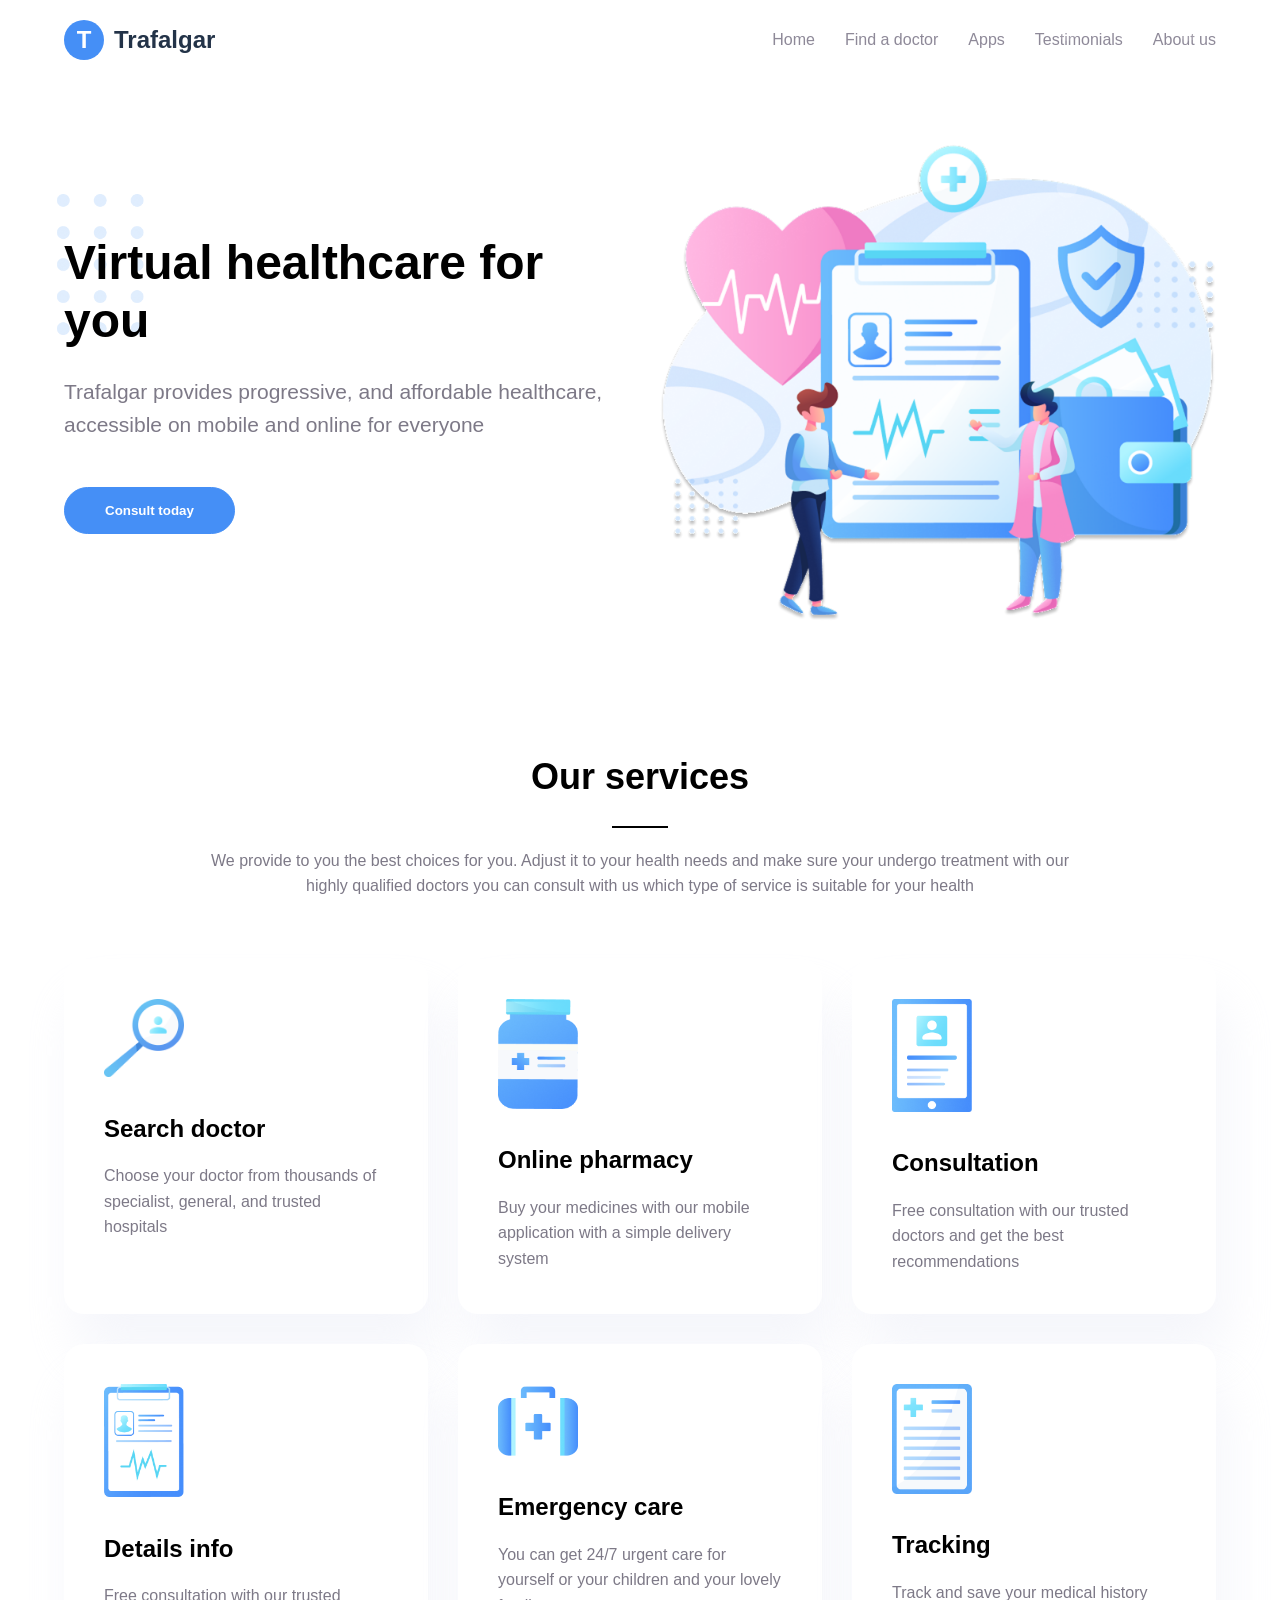
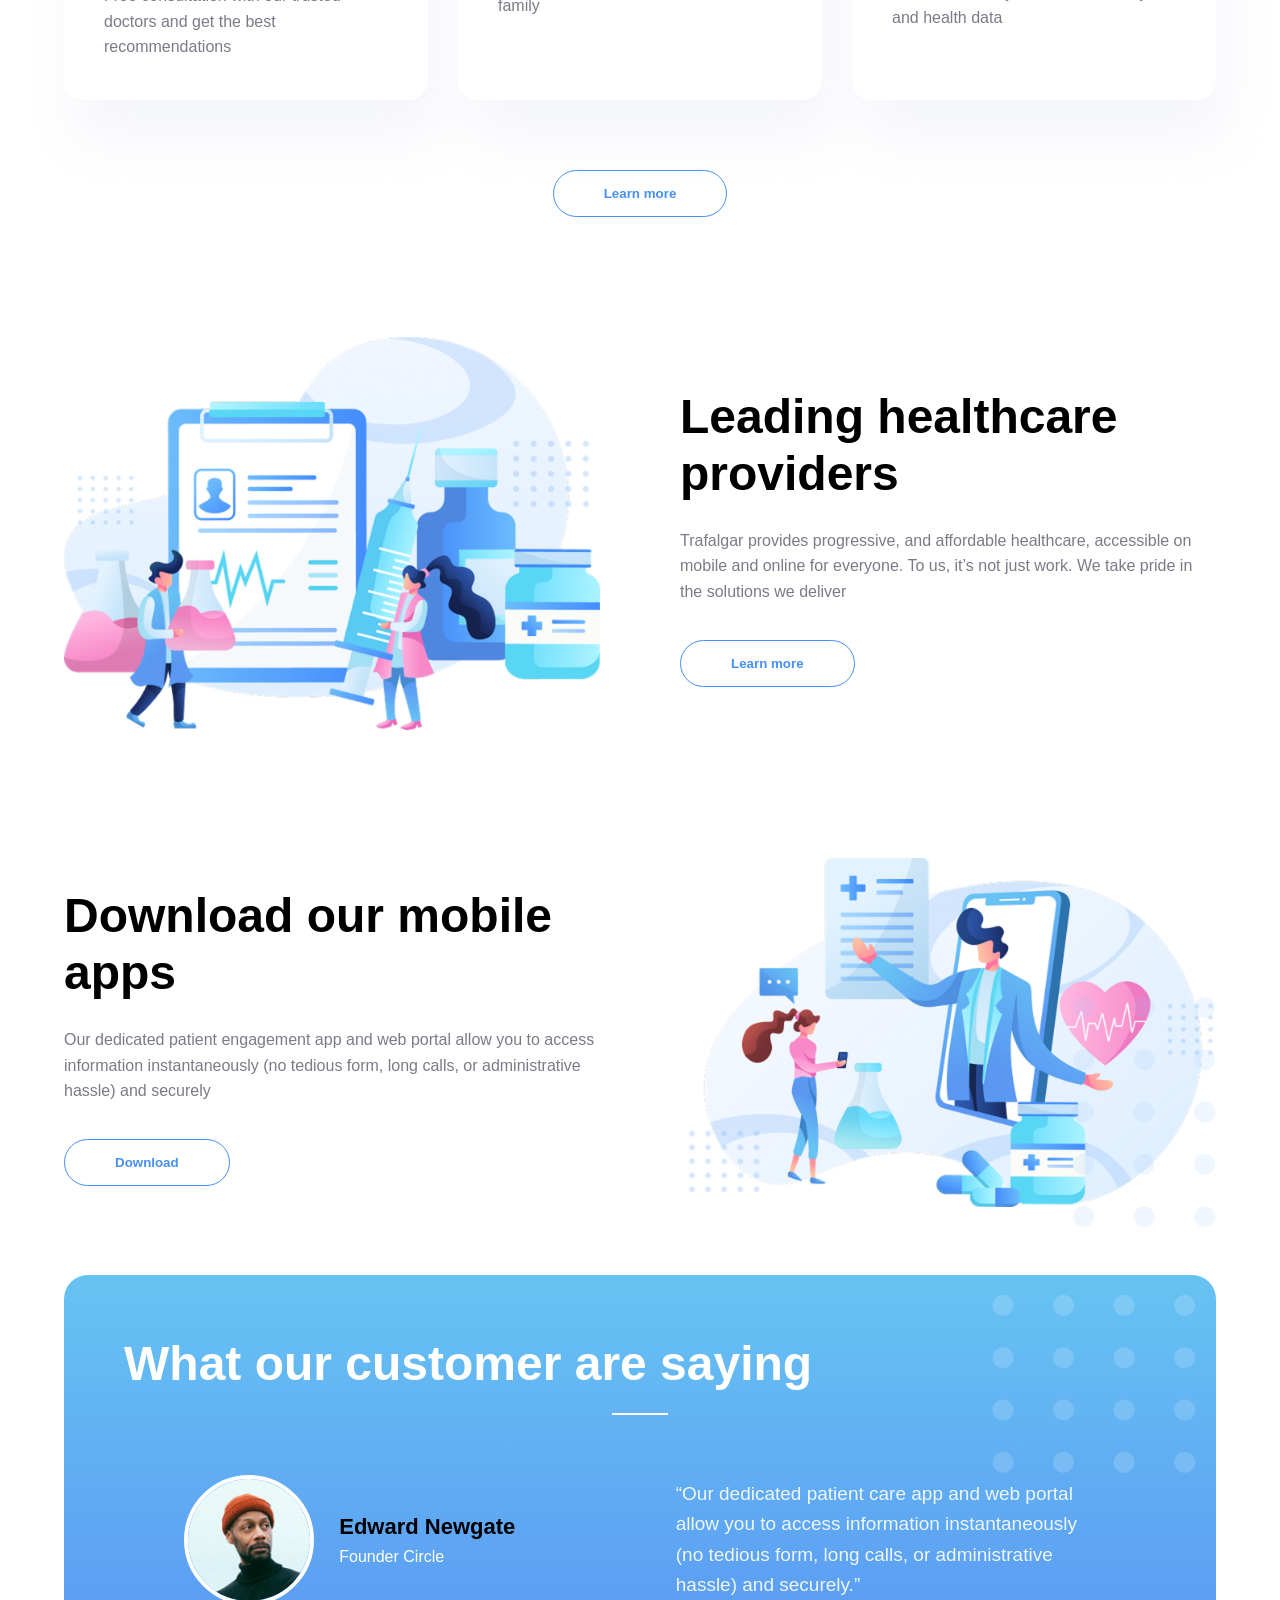
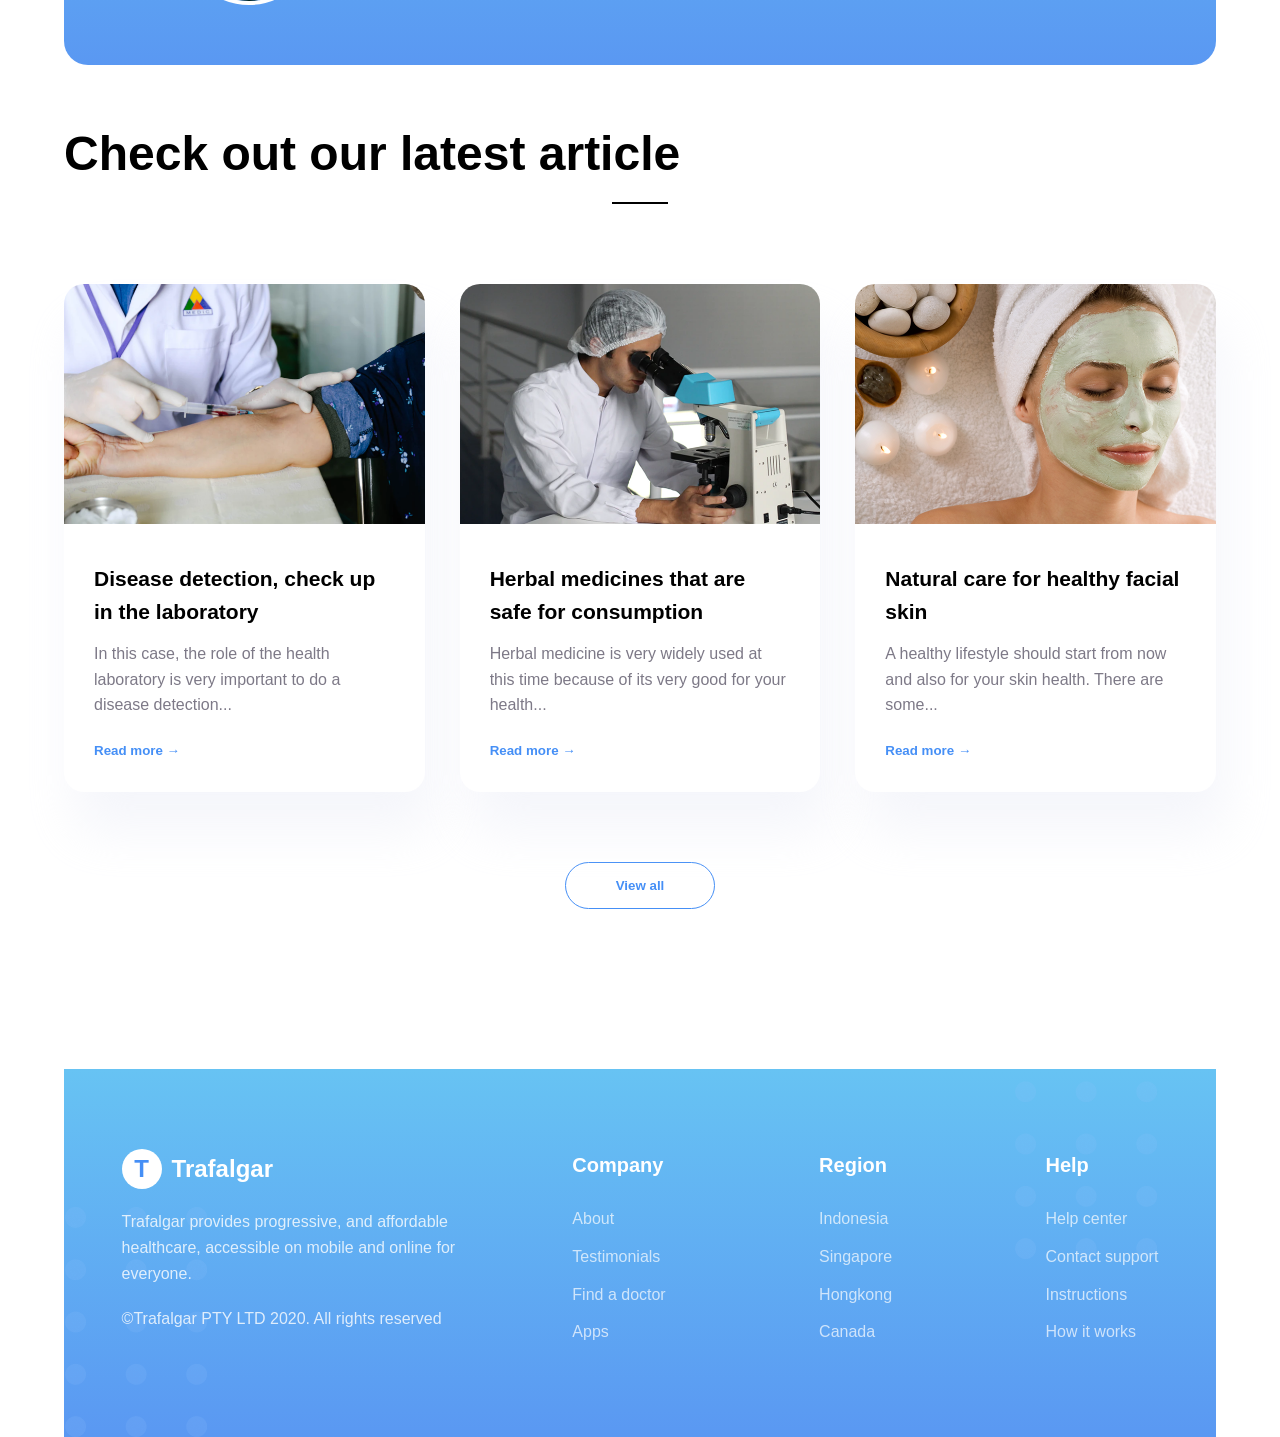
<file: index.html>
<!doctype html>
<html lang="en">

<head>
  <meta charset="UTF-8" />
  <meta name="viewport" content="width=device-width, initial-scale=1.0" />
  <title>The First Project</title>
  <link rel="stylesheet" href="project.css" />
</head>

<body>
  <div class="container">
    <header class="navbar">
      <div class="logo">
        <h3>T</h3>
        <p>Trafalgar</p>
      </div>
      <nav class="nav-links">
        <a href="#">Home</a>
        <a href="#">Find a doctor</a>
        <a href="#">Apps</a>
        <a href="#">Testimonials</a>
        <a href="#">About us</a>
      </nav>
    </header>

    <main>
      <section class="about-virtual">
        <div class="content">
          <img src="images/element.png" alt="icon" class="bg-element" />
          <h1>Virtual healthcare for you</h1>
          <p>
            Trafalgar provides progressive, and affordable healthcare,
            accessible on mobile and online for everyone
          </p>
          <button class="consult-but">Consult today</button>
        </div>
        <div class="header-illustration">
          <img src="images/trafalgar-header illustration 1.png" alt="trafalgar-header" />
        </div>
      </section>

      <section class="services">
        <h2>Our services</h2>
        <span class="line"></span>
        <p class="services-desc">
          We provide to you the best choices for you. Adjust it to your health
          needs and make sure your undergo treatment with our highly qualified
          doctors you can consult with us which type of service is suitable for
          your health
        </p>
        <div class="service-grid">
          <div class="service-card">
            <img src="images/Frame 1.png" alt="Search doctor" />
            <h3>Search doctor</h3>
            <p>Choose your doctor from thousands of specialist, general, and trusted hospitals</p>
          </div>
          <div class="service-card">
            <img src="images/Frame 2.png" alt="Online pharmacy" />
            <h3>Online pharmacy</h3>
            <p>Buy your medicines with our mobile application with a simple delivery system</p>
          </div>
          <div class="service-card">
            <img src="images/Frame 3.png" alt="Consultation" />
            <h3>Consultation</h3>
            <p>Free consultation with our trusted doctors and get the best recommendations</p>
          </div>
          <div class="service-card">
            <img src="images/Frame 4.png" alt="Details info" />
            <h3>Details info</h3>
            <p>Free consultation with our trusted doctors and get the best recommendations</p>
          </div>
          <div class="service-card">
            <img src="images/Frame 5.png" alt="Emergency care" />
            <h3>Emergency care</h3>
            <p>You can get 24/7 urgent care for yourself or your children and your lovely family</p>
          </div>
          <div class="service-card">
            <img src="images/Frame 6.png" alt="Tracking" />
            <h3>Tracking</h3>
            <p>Track and save your medical history and health data</p>
          </div>
        </div>
        <button class="learn-but">Learn more</button>
      </section>

      <section class="about-learn">
        <div class="illustration">
          <img src="images/trafalgar-illustration sec02 1.png" alt="Leading healthcare providers" />
        </div>
        <div class="content">
          <h1>Leading healthcare providers</h1>
          <p>
            Trafalgar provides progressive, and affordable healthcare,
            accessible on mobile and online for everyone. To us, it’s not just
            work. We take pride in the solutions we deliver
          </p>
          <button class="learn-class">Learn more</button>
        </div>
      </section>

      <section class="download-our">
        <div class="content">
          <h1>Download our mobile apps</h1>
          <p>
            Our dedicated patient engagement app and web portal allow you to
            access information instantaneously (no tedious form, long calls, or
            administrative hassle) and securely
          </p>
          <button class="download-but">Download</button>
        </div>
        <div class="illustration">
          <img src="images/trafalgar-illustration sec03 1.png" alt="Download our mobile apps" />
          <div class="dash">
            <img src="images/element.png" alt="dash" />
          </div>
        </div>
      </section>

      <section class="customer-head">
        <div class="customer-feedback">
          <h1>What our customer are saying</h1>
          <span class="line"></span>
          <img src="images/element 2.png" alt="decoration" class="decor-img" />
          <div class="customer-info">
            <div class="customer-profile">
              <img src="images/image 1.png" alt="Edward Newgate" />
              <div>
                <h2>Edward Newgate</h2>
                <p>Founder Circle</p>
              </div>
            </div>
            <div class="customer-quote">
              <p>
                “Our dedicated patient care app and web portal allow you to
                access information instantaneously (no tedious form, long calls,
                or administrative hassle) and securely.”
              </p>
            </div>
          </div>
        </div>
      </section>

      <section class="check-out">
        <h1>Check out our latest article</h1>
        <span class="line"></span>
        <img src="images/element 2.png" alt="decoration" class="decor-img" />
        <div class="article-grid">
          <article class="article-card">
            <img src="images/Mask Group.png" alt="Disease detection" />
            <div class="article-content">
              <h3>Disease detection, check up in the laboratory</h3>
              <p>In this case, the role of the health laboratory is very important to do a disease detection...</p>
              <button>Read more →</button>
            </div>
          </article>
          <article class="article-card">
            <img src="images/image 2.png" alt="Herbal medicines" />
            <div class="article-content">
              <h3>Herbal medicines that are safe for consumption</h3>
              <p>Herbal medicine is very widely used at this time because of its very good for your health...</p>
              <button>Read more →</button>
            </div>
          </article>
          <article class="article-card">
            <img src="images/image 3.png" alt="Natural care" />
            <div class="article-content">
              <h3>Natural care for healthy facial skin</h3>
              <p>A healthy lifestyle should start from now and also for your skin health. There are some...</p>
              <button>Read more →</button>
            </div>
          </article>
        </div>
        <button class="view-all">View all</button>
      </section>
    </main>

    <footer class="footer">
      <img class="footer-decor-top" src="images/element.png" alt="decoration">
      <img class="footer-decor-bottom" src="images/element.png" alt="decoration">

      <div class="footer-main">
        <div class="footer-brand">
          <div class="logo">
            <h3>T</h3>
            <p>Trafalgar</p>
          </div>
          <p>Trafalgar provides progressive, and affordable healthcare, accessible on mobile and online for everyone.
          </p>
          <p>©Trafalgar PTY LTD 2020. All rights reserved</p>
        </div>
        <div class="footer-links">
          <div class="footer-col">
            <h4>Company</h4>
            <p>About</p>
            <p>Testimonials</p>
            <p>Find a doctor</p>
            <p>Apps</p>
          </div>
          <div class="footer-col">
            <h4>Region</h4>
            <p>Indonesia</p>
            <p>Singapore</p>
            <p>Hongkong</p>
            <p>Canada</p>
          </div>
          <div class="footer-col">
            <h4>Help</h4>
            <p>Help center</p>
            <p>Contact support</p>
            <p>Instructions</p>
            <p>How it works</p>
          </div>
        </div>
      </div>
    </footer>
  </div>
</body>

</html>
</file>
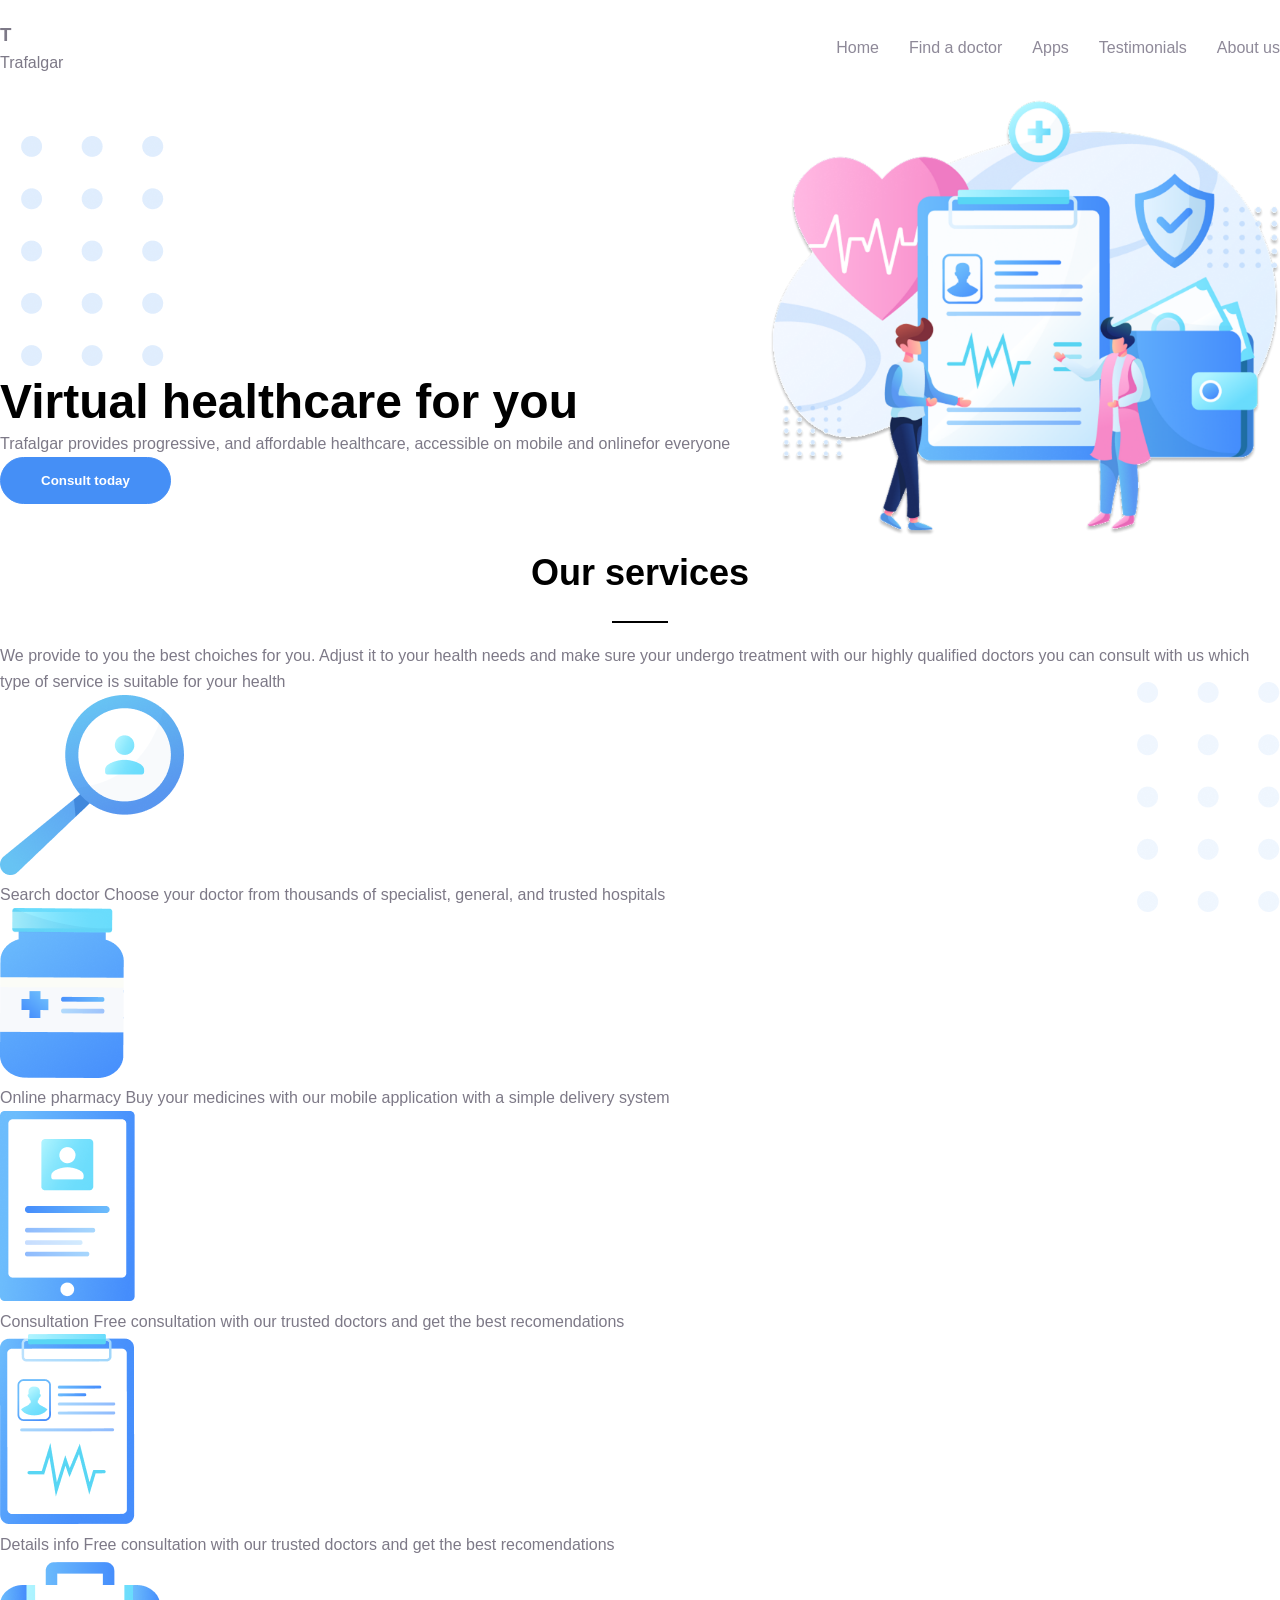
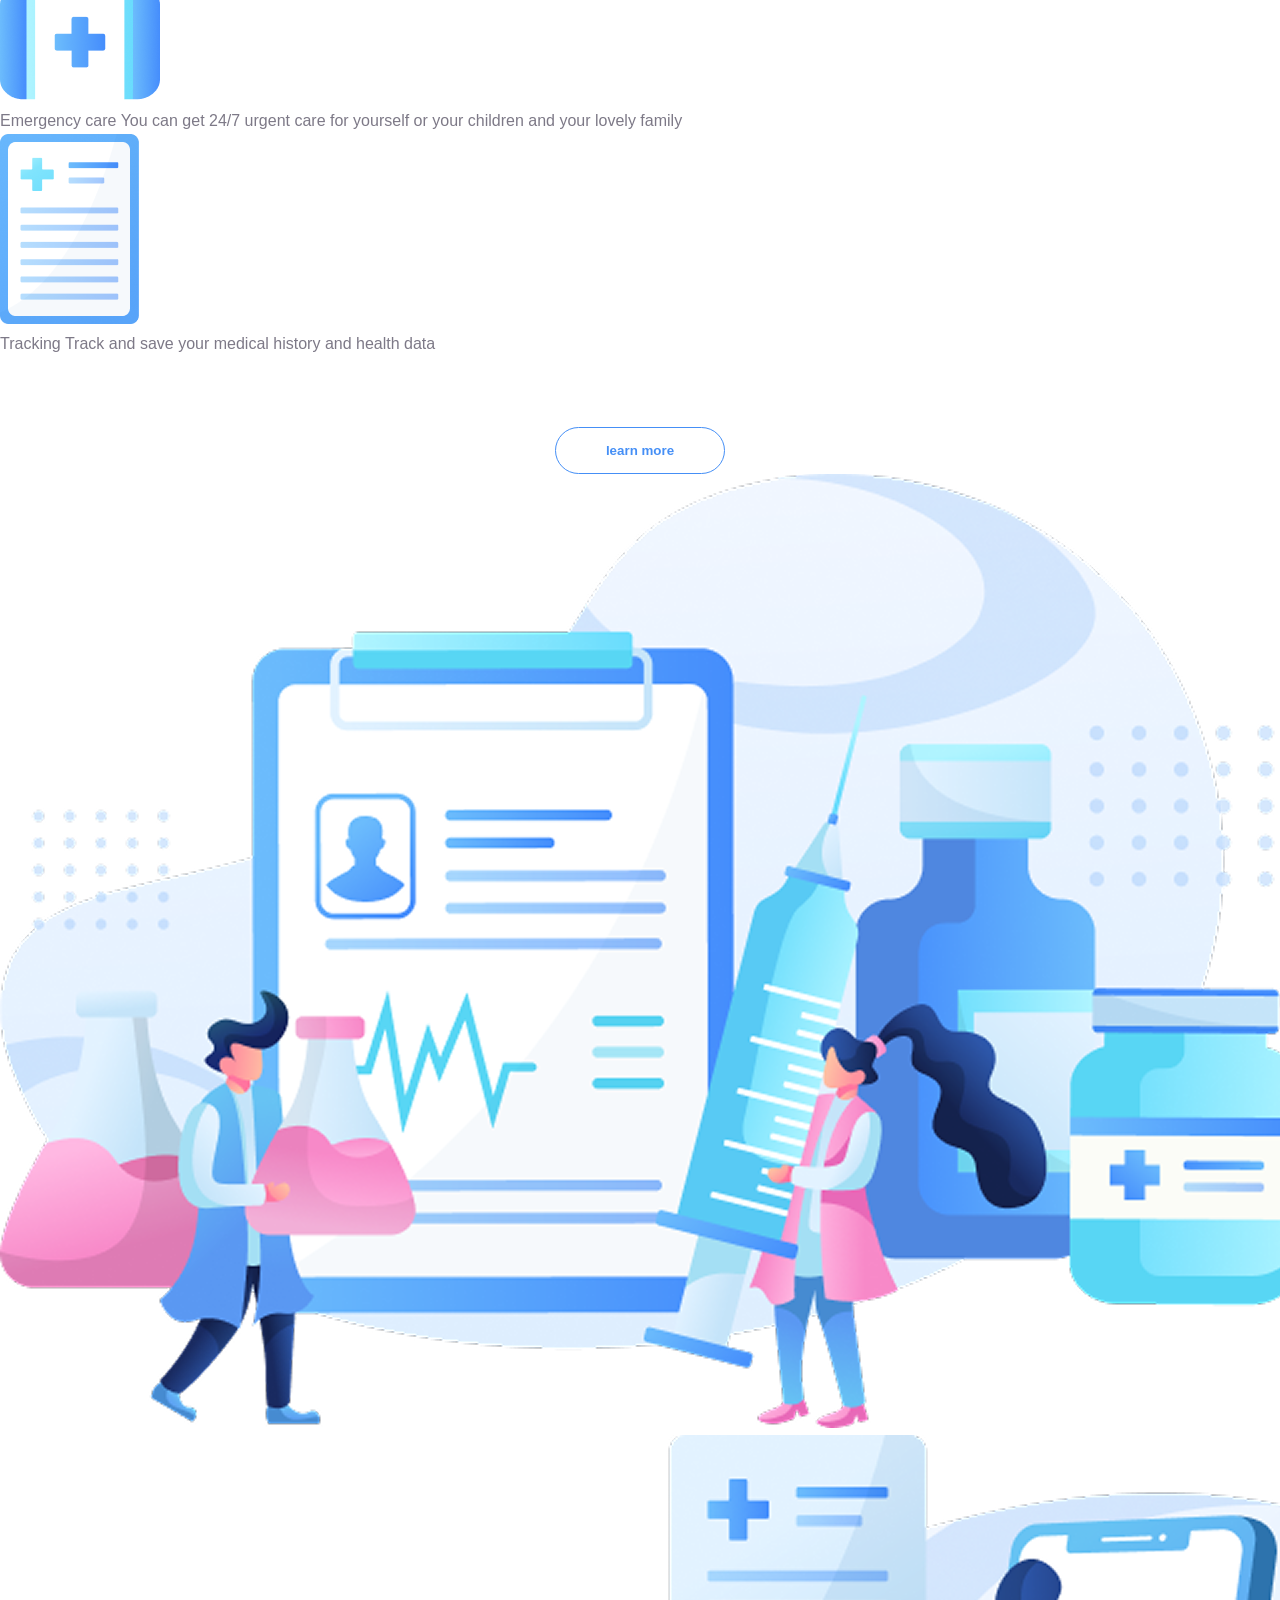
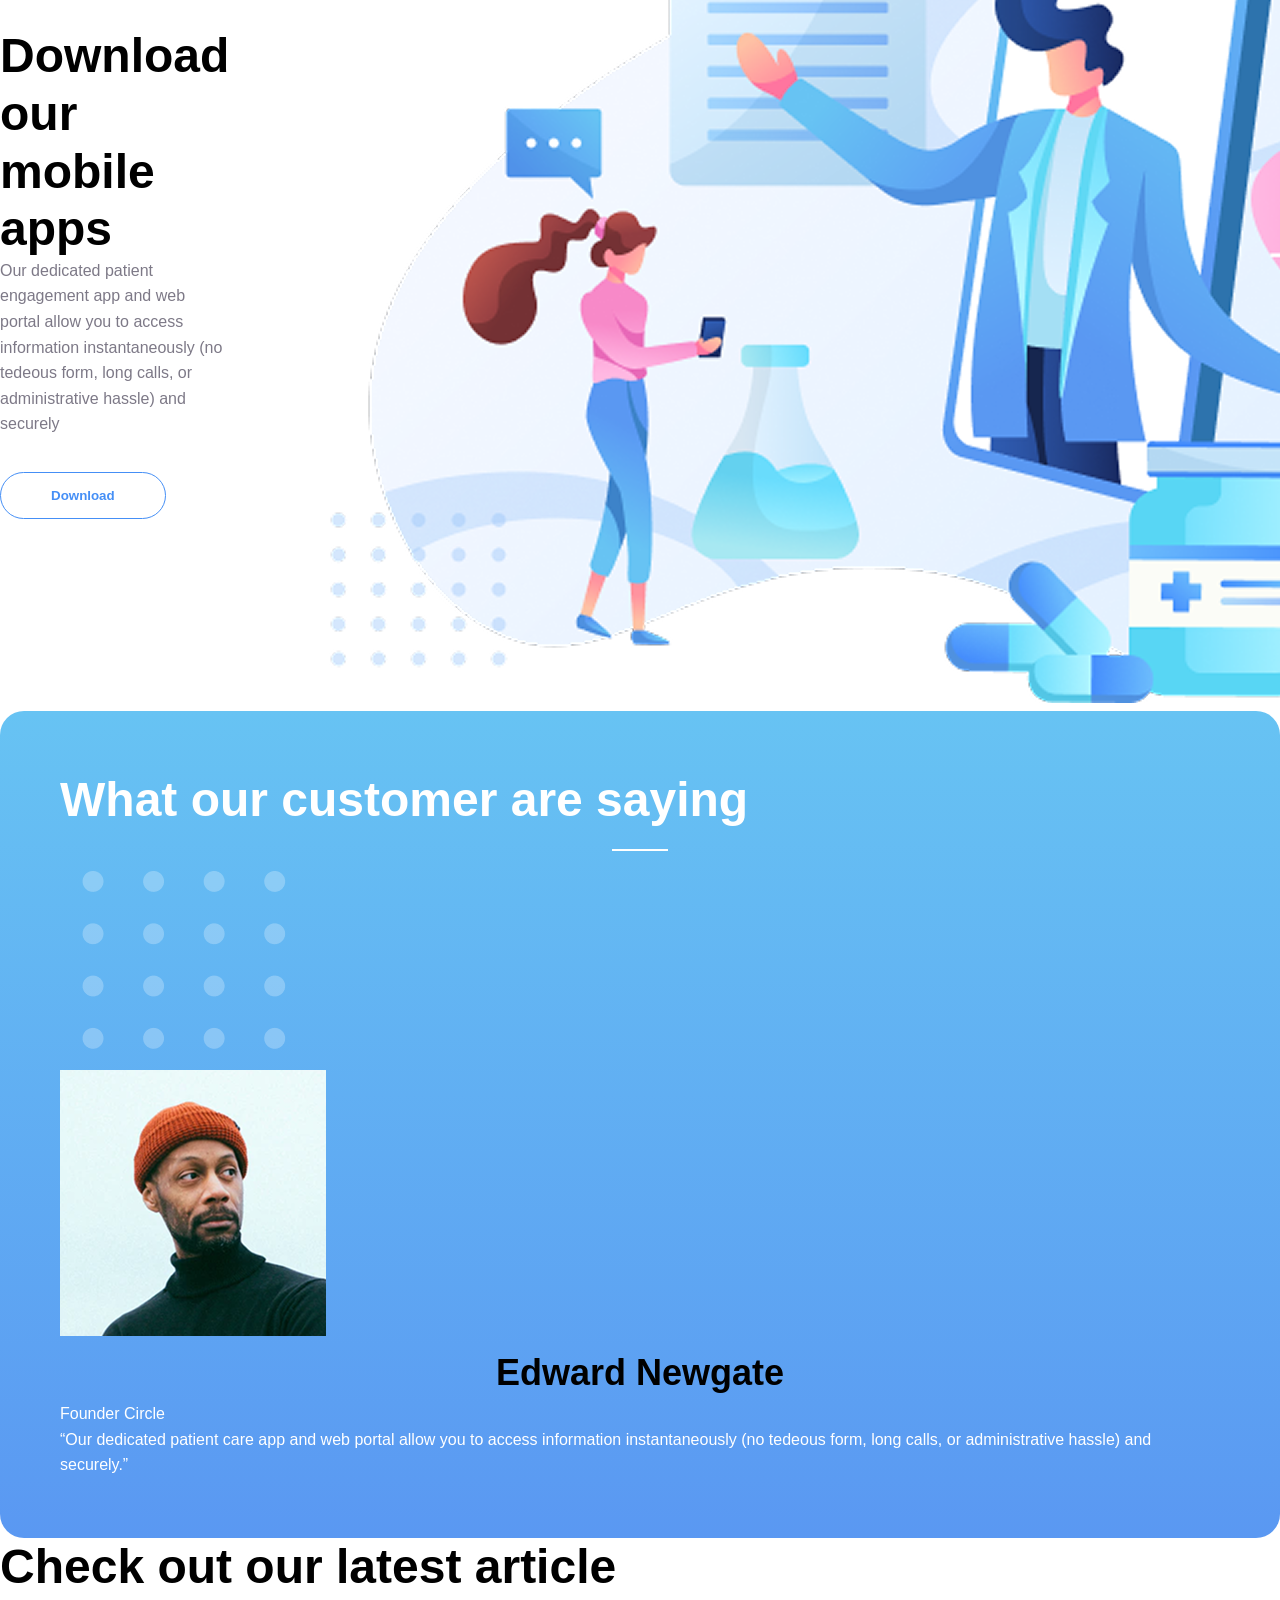
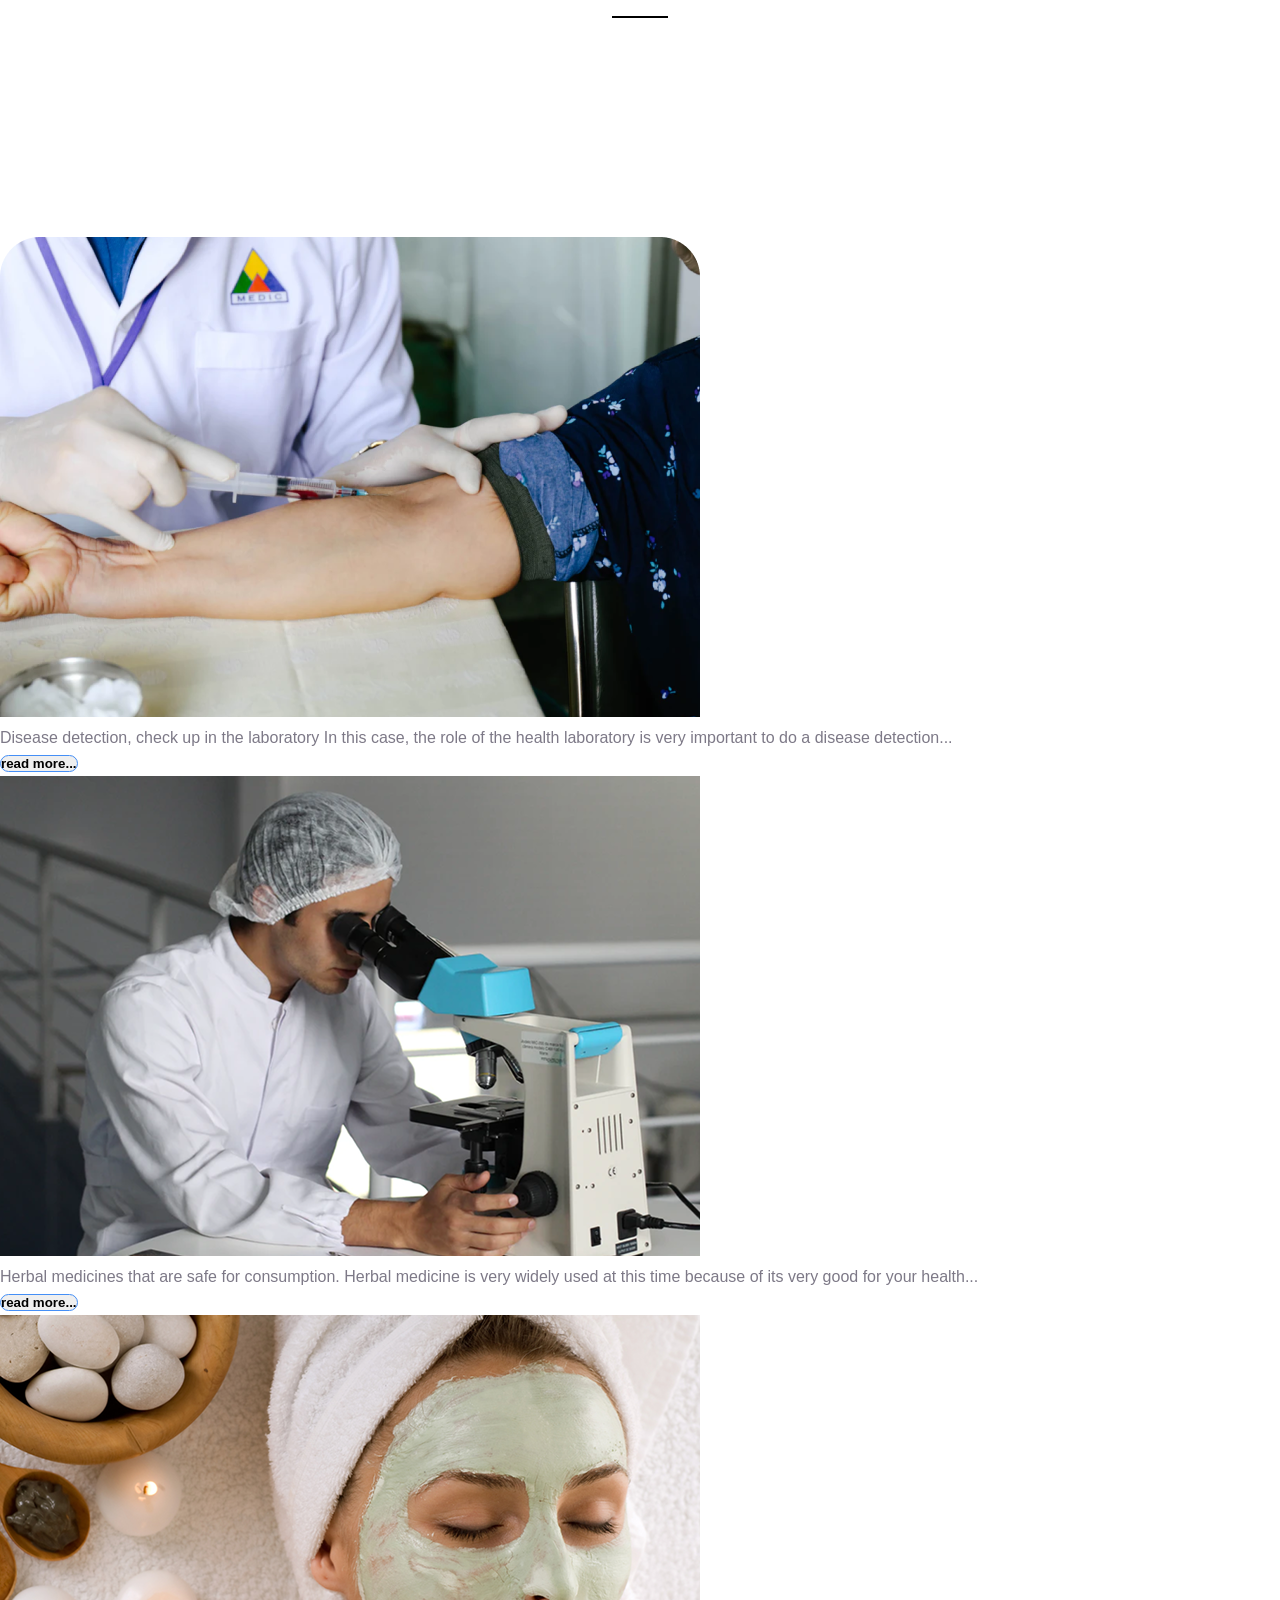
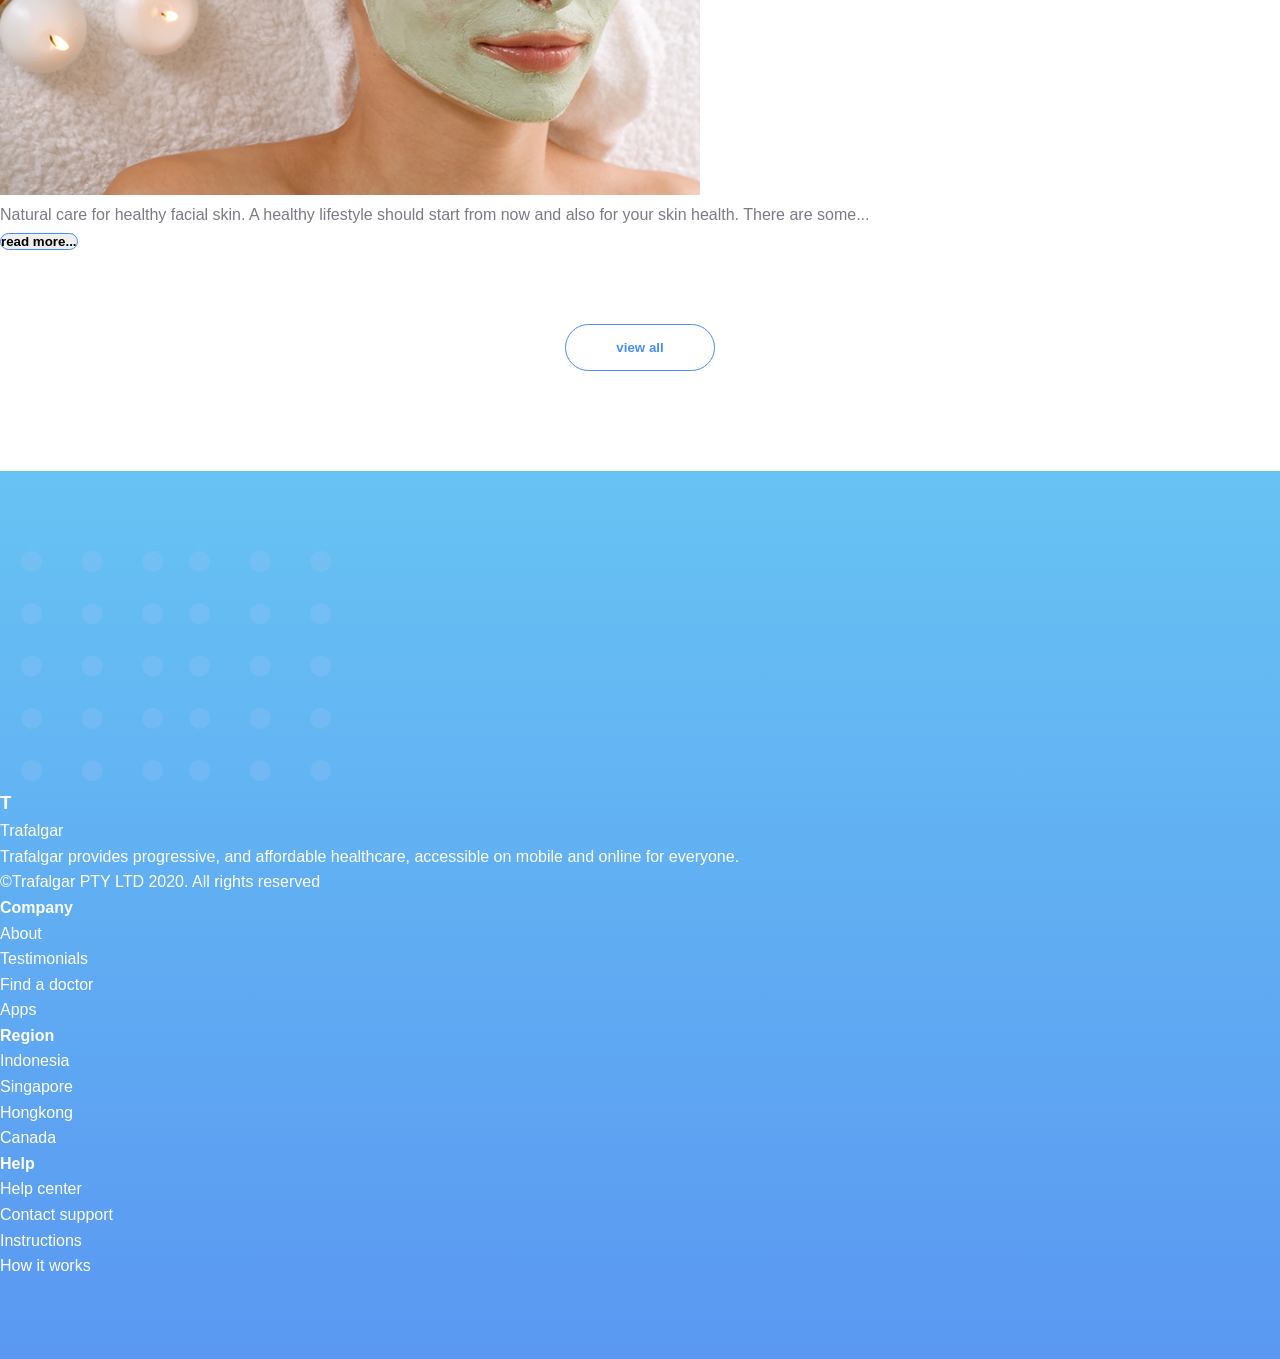
<file: project.html>
<!doctype html>
<html lang="en">
  <head>
    <meta charset="UTF-8" />
    <meta name="viewport" content="width=device-width, initial-scale=1.0" />
    <title>The First Project</title>
    <link rel="stylesheet" href="project.css" />
  </head>
  <body>
    <div class="containaer">
      <div>
        <div class="navbar">
          <div>
            <h3>T</h3>
            <p>Trafalgar</p>
          </div>
          <div class="nav-links">
            <a href="#">Home</a>
            <a href="#">Find a doctor</a>
            <a href="#">Apps</a>
            <a href="#">Testimonials</a>
            <a href="#"> About us</a>
          </div>
        </div>
        <div class="about-virtual">
          <div class="icon">
            <img src="images/element.png" alt="icon" />
            <div>
              <h1>Virtual healthcare for you</h1>
              <p>
                Trafalgar provides progressive, and affordable healthcare,
                accessible on mobile and onlinefor everyone
              </p>
              <button class="consult-but">Consult today</button>
            </div>
          </div>
          <div class="header-illustration">
            <img
              src="images/trafalgar-header illustration 1.png"
              alt="trafalgar-header"
            />
          </div>
        </div>
      </div>
      <div class="services">
        <h2>Our services</h2>
        <span class="line"></span>
        <p>
          We provide to you the best choiches for you. Adjust it to your health
          needs and make sure your undergo treatment with our highly qualified
          doctors you can consult with us which type of service is suitable for
          your health
        </p>
        <div class="service-box">
          <div>
            <img src="images/Frame 1.png" alt="icon1" />
            <p>
              <span class="adress-service">Search doctor</span>
              Choose your doctor from thousands of specialist, general, and
              trusted hospitals
            </p>
          </div>
          <div>
            <img src="images/Frame 2.png" alt="icon1" />
            <p>
              <span class="adress-service">Online pharmacy</span>
              Buy your medicines with our mobile application with a simple
              delivery system
            </p>
          </div>
          <div>
            <img src="images/Frame 3.png" alt="icon1" />
            <p>
              <span class="adress-service">Consultation</span>
              Free consultation with our trusted doctors and get the best
              recomendations
            </p>
          </div>
        </div>
        <div class="service-box">
          <div>
            <img src="images/Frame 4.png" alt="icon1" />
            <p>
              <span class="adress-service">Details info</span>
              Free consultation with our trusted doctors and get the best
              recomendations
            </p>
          </div>
          <div>
            <img src="images/Frame 5.png" alt="icon1" />
            <p>
              <span class="adress-service">Emergency care</span>
              You can get 24/7 urgent care for yourself or your children and
              your lovely family
            </p>
          </div>
          <div>
            <img src="images/Frame 6.png" alt="icon1" />
            <p>
              <span class="adress-service">Tracking</span>
              Track and save your medical history and health data
            </p>
          </div>
        </div>
        <button class="learn-but">learn more</button>
      </div>

      <div class="about-learn">
        <div class="learning-heal">
          <img
            src="images/trafalgar-illustration sec02 1.png"
            alt="trafalgar"
          />
        </div>
        <div class="Leading-healthcare">
          <h1>Leading healthcare providers</h1>
          <p>
            Trafalgar provides progressive, and affordable healthcare,
            accessible on mobile and online for everyone. To us, it’s not just
            work. We take pride in the solutions we deliver
          </p>
          <button class="learn-class">learn more</button>
        </div>
      </div>
      <div class="download-our">
        <div>
          <h1>Download our mobile apps</h1>
          <p>
            Our dedicated patient engagement app and web portal allow you to
            access information instantaneously (no tedeous form, long calls, or
            administrative hassle) and securely
          </p>
          <button class="download-but">Download</button>
        </div>
        <div class="dedicated-patient">
          <img
            src="images/trafalgar-illustration sec03 1.png"
            alt="trafalgaring-header"
          />
          <div class="dash">
            <img src="images/element.png" alt="dash" />
          </div>
        </div>
      </div>
      <div class="customer-head">
        <div class="customer-feedback">
          <h1>What our customer are saying</h1>
          <span class="line"></span>
          <img src="images/element 2.png" alt="dassh" />
          <div class="customer-p">
            <div class="customer-l">
              <div>
                <img src="images/image 1.png" alt="one" />
              </div>
              <div>
                <h2>Edward Newgate</h2>
                <p>Founder Circle</p>
              </div>
            </div>
            <div class="customer-r">
              <p>
                “Our dedicated patient care app and web portal allow you to
                access information instantaneously (no tedeous form, long calls,
                or administrative hassle) and securely.”
              </p>
            </div>
          </div>
        </div>
      </div>
 <div class="check-out">
      <h1>Check out our latest article</h1>
      <span class="line"></span>
      <img src="images/element 2.png" alt="dasash" />
      <div class="check-out-service">
        <div>
          <img src="images/Mask Group.png" alt="icoon1" />
          <p>
            <span class="adress-out"
              >Disease detection, check up in the laboratory</span
            >
            In this case, the role of the health laboratory is very important to
            do a disease detection...
          </p>
          <button>read more...</button>
        </div>
        <div>
            <img src="images/image 2.png" alt="icieon1" />
            <p>
                <span class="adress-out"
                >Herbal medicines that are safe for consumption.</span
                >
                Herbal medicine is very widely used at this time because of its very
                good for your health...
            </p>
            <button>read more...</button>
        </div>
        <div>
            <img src="images/image 3.png" alt="icion1" />
            <p>
                <span class="adress-out"
                >Natural care for healthy facial skin.</span
                >
                A healthy lifestyle should start from now and also for your skin
                health. There are some...
            </p>
            <button>read more...</button> 
        </div>
      </div>
      <button class="view-all">view all</button>
    </div>
    </div>
    <div class="footer">
        <img class="footer-img-top" src="images/element.png" alt="im">
        <img class="footer-img" src="images/element.png" alt="im">
        <div class="firest-text">
            <div>
            <h3>T</h3>
            <p>Trafalgar</p>
          </div>
          <p>Trafalgar provides progressive, and affordable healthcare, accessible on mobile and online for everyone.</p>
          <p>©Trafalgar PTY LTD 2020. All rights reserved</p>
        </div>
        <div class="second-text">
            <h4>Company</h4>
            <p>About</p>
            <p>Testimonials</p>
            <p>Find a doctor</p>
            <p>Apps</p>
            </div>
        <div class="third-text">
            <h4>Region</h4>
            <p>Indonesia</p>
            <p>Singapore</p>
            <p>Hongkong</p>
            <p>Canada</p>
            </div>
        <div class="fourth-text">
            <h4>Help</h4>
            <p>Help center</p>
            <p>Contact support</p>
            <p>Instructions</p>
            <p>How it works</p>
         </div>  
    </div>
  </body>
</html>
</file>
<file: project.css>
:root {
  --primary-blue: #458ff6;
  --primary-blue-dark: #2263ef;
  --text-gray: #7d7987;
  --text-black: #000000;
  --white: #ffffff;
  --bg-gradient: linear-gradient(180deg, #67c3f3 0%, #5a98f2 100%);
  --container-width: 1200px;
  --transition: all 0.3s ease;
}

* {
  margin: 0;
  padding: 0;
  box-sizing: border-box;
}

body {
  font-family: "Mulish", sans-serif; /* Recommended clean font */
  line-height: 1.6;
  color: var(--text-gray);
  overflow-x: hidden;
}

.container {
  max-width: var(--container-width);
  width: 90%;
  margin: 0 auto;
}

/* Navbar */
.navbar {
  display: flex;
  justify-content: space-between;
  align-items: center;
  padding: 20px 0;
}

.logo {
  display: flex;
  align-items: center;
  gap: 10px;
}

.logo h3 {
  background-color: var(--primary-blue);
  color: var(--white);
  width: 40px;
  height: 40px;
  border-radius: 50%;
  display: flex;
  justify-content: center;
  align-items: center;
  font-size: 24px;
}

.logo p {
  font-weight: bold;
  font-size: 24px;
  color: #233348;
}

.nav-links {
  display: flex;
  gap: 30px;
}

.nav-links a {
  text-decoration: none;
  color: #1f1534;
  font-weight: 400;
  opacity: 0.5;
  transition: var(--transition);
}

.nav-links a:hover {
  opacity: 1;
  font-weight: 700;
}

/* Sections General */
section {
  padding: 60px 0;
}

h1 {
  font-size: clamp(32px, 5vw, 48px);
  color: var(--text-black);
  line-height: 1.2;
}

h2 {
  font-size: 36px;
  color: var(--text-black);
  text-align: center;
}

.line {
  display: block;
  width: 56px;
  height: 2px;
  background: var(--text-black);
  margin: 20px auto;
}

button {
  cursor: pointer;
  transition: var(--transition);
  font-weight: bold;
  border-radius: 55px;
  border: 1px solid var(--primary-blue);
}

/* Hero Section */
.about-virtual {
  display: flex;
  align-items: center;
  justify-content: space-between;
  gap: 40px;
}

.about-virtual .content {
  flex: 1;
  position: relative;
}

.bg-element {
  position: absolute;
  top: -40px;
  left: -20px;
  z-index: -1;
  width: 100px;
}

.about-virtual .content h1 {
  margin-bottom: 25px;
}

.about-virtual .content p {
  margin-bottom: 45px;
  font-size: 21px;
}

.consult-but {
  background: var(--primary-blue);
  color: var(--white);
  padding: 15px 40px;
}

.consult-but:hover {
  background: var(--primary-blue-dark);
}

.header-illustration {
  flex: 1;
}

.header-illustration img {
  width: 100%;
}

/* Services */
.services-desc {
  text-align: center;
  max-width: 900px;
  margin: 0 auto 60px;
}

.service-grid {
  display: grid;
  grid-template-columns: repeat(auto-fit, minmax(300px, 1fr));
  gap: 30px;
}

.service-card {
  background: var(--white);
  padding: 40px;
  border-radius: 20px;
  box-shadow: 10px 40px 50px rgba(229, 233, 246, 0.4);
  transition: var(--transition);
}

.service-card:hover {
  transform: translateY(-10px);
}

.service-card img {
  width: 80px;
  margin-bottom: 25px;
}

.service-card h3 {
  color: var(--text-black);
  margin-bottom: 15px;
  font-size: 24px;
}

.learn-but {
  display: block;
  margin: 70px auto 0;
  background: transparent;
  color: var(--primary-blue);
  padding: 15px 50px;
}

.learn-but:hover {
  background: var(--primary-blue);
  color: var(--white);
}

/* About Learn / Download Sections */
.about-learn, .download-our {
  display: flex;
  align-items: center;
  justify-content: space-between;
  gap: 80px;
}

.about-learn .illustration, .download-our .illustration {
  flex: 1;
}

.about-learn .illustration img, .download-our .illustration img {
  width: 100%;
}

.about-learn .content, .download-our .content {
  flex: 1;
}

.about-learn .content h1, .download-our .content h1 {
  margin-bottom: 25px;
}

.learn-class, .download-but {
  background: transparent;
  color: var(--primary-blue);
  padding: 15px 50px;
  margin-top: 35px;
}

.learn-class:hover, .download-but:hover {
  background: var(--primary-blue);
  color: var(--white);
}

/* Download section dash element */
.download-our .illustration {
  position: relative;
}

.dash {
  position: absolute;
  bottom: -20px;
  right: 0;
  opacity: 0.5;
}

/* Customer Feedback */
.customer-head {
  background: var(--bg-gradient);
  border-radius: 24px;
  color: var(--white);
  padding: 60px;
  position: relative;
}

.customer-feedback h1 {
  color: var(--white);
}

.customer-feedback .line {
  background: var(--white);
}

.decor-img {
  position: absolute;
  top: 20px;
  right: 20px;
  opacity: 0.6;
}

.customer-info {
  display: flex;
  align-items: center;
  justify-content: space-around;
  gap: 40px;
  margin-top: 60px;
}

.customer-profile {
  display: flex;
  align-items: center;
  gap: 25px;
}

.customer-profile img {
  width: 130px;
  height: 130px;
  border-radius: 50%;
  border: 4px solid var(--white);
  object-fit: cover;
}

.customer-profile h2 {
  font-size: 22px;
}

.customer-quote {
  max-width: 420px;
  font-size: 19px;
  opacity: 0.9;
}

/* Articles */
.article-grid {
  display: grid;
  grid-template-columns: repeat(auto-fit, minmax(300px, 1fr));
  gap: 35px;
  margin-top: 80px;
}

.article-card {
  background: var(--white);
  border-radius: 20px;
  overflow: hidden;
  box-shadow: 10px 40px 50px rgba(229, 233, 246, 0.4);
  transition: var(--transition);
}

.article-card:hover {
  transform: translateY(-10px);
}

.article-card img {
  width: 100%;
  height: 240px;
  object-fit: cover;
}

.article-content {
  padding: 30px;
}

.article-content h3 {
  color: var(--text-black);
  font-size: 21px;
  margin-bottom: 12px;
}

.article-content button {
  background: none;
  border: none;
  color: var(--primary-blue);
  margin-top: 25px;
  padding: 0;
}

.view-all {
  display: block;
  margin: 70px auto 0;
  background: transparent;
  color: var(--primary-blue);
  padding: 15px 50px;
}

.view-all:hover {
  background: var(--primary-blue);
  color: var(--white);
}

/* Footer */
.footer {
  background: var(--bg-gradient);
  color: var(--white);
  padding: 80px 0;
  margin-top: 100px;
  position: relative;
  overflow: hidden;
}

.footer-decor-top {
  position: absolute;
  top: -40px;
  right: 5%;
  opacity: 0.5;
}

.footer-decor-bottom {
  position: absolute;
  bottom: 0;
  left: -20px;
  opacity: 0.5;
}

.footer-main {
  display: flex;
  justify-content: space-between;
  max-width: var(--container-width);
  width: 90%;
  margin: 0 auto;
  gap: 60px;
}

.footer-brand {
  flex: 2;
}

.footer-brand .logo h3 {
  background: var(--white);
  color: var(--primary-blue);
}

.footer-brand .logo p {
  color: var(--white);
}

.footer-brand > p {
  margin: 20px 0;
  font-weight: 300;
  opacity: 0.8;
}

.footer-links {
  flex: 3;
  display: flex;
  justify-content: space-between;
}

.footer-col h4 {
  font-size: 20px;
  margin-bottom: 25px;
}

.footer-col p {
  margin-bottom: 12px;
  opacity: 0.7;
  cursor: pointer;
  transition: var(--transition);
}

.footer-col p:hover {
  opacity: 1;
}

/* Media Queries */
@media (max-width: 1024px) {
  .about-virtual, .about-learn, .download-our {
    gap: 40px;
  }
}

@media (max-width: 768px) {
  .navbar {
    flex-direction: column;
    gap: 20px;
  }

  .about-virtual, .about-learn, .download-our {
    flex-direction: column;
    text-align: center;
  }

  .about-virtual {
    flex-direction: column-reverse;
  }

  .download-our {
    flex-direction: column-reverse;
  }

  .illustration img {
    max-width: 500px;
    margin: 0 auto;
  }

  .customer-info {
    flex-direction: column;
    text-align: center;
  }

  .footer-main {
    flex-direction: column;
    text-align: center;
  }

  .footer-links {
    flex-direction: column;
    gap: 40px;
  }

  .footer-brand {
    display: flex;
    flex-direction: column;
    align-items: center;
  }
}

@media (max-width: 480px) {
  .nav-links {
    flex-direction: column;
    align-items: center;
    gap: 15px;
  }

  .service-card {
    padding: 25px;
  }
}
</file>
